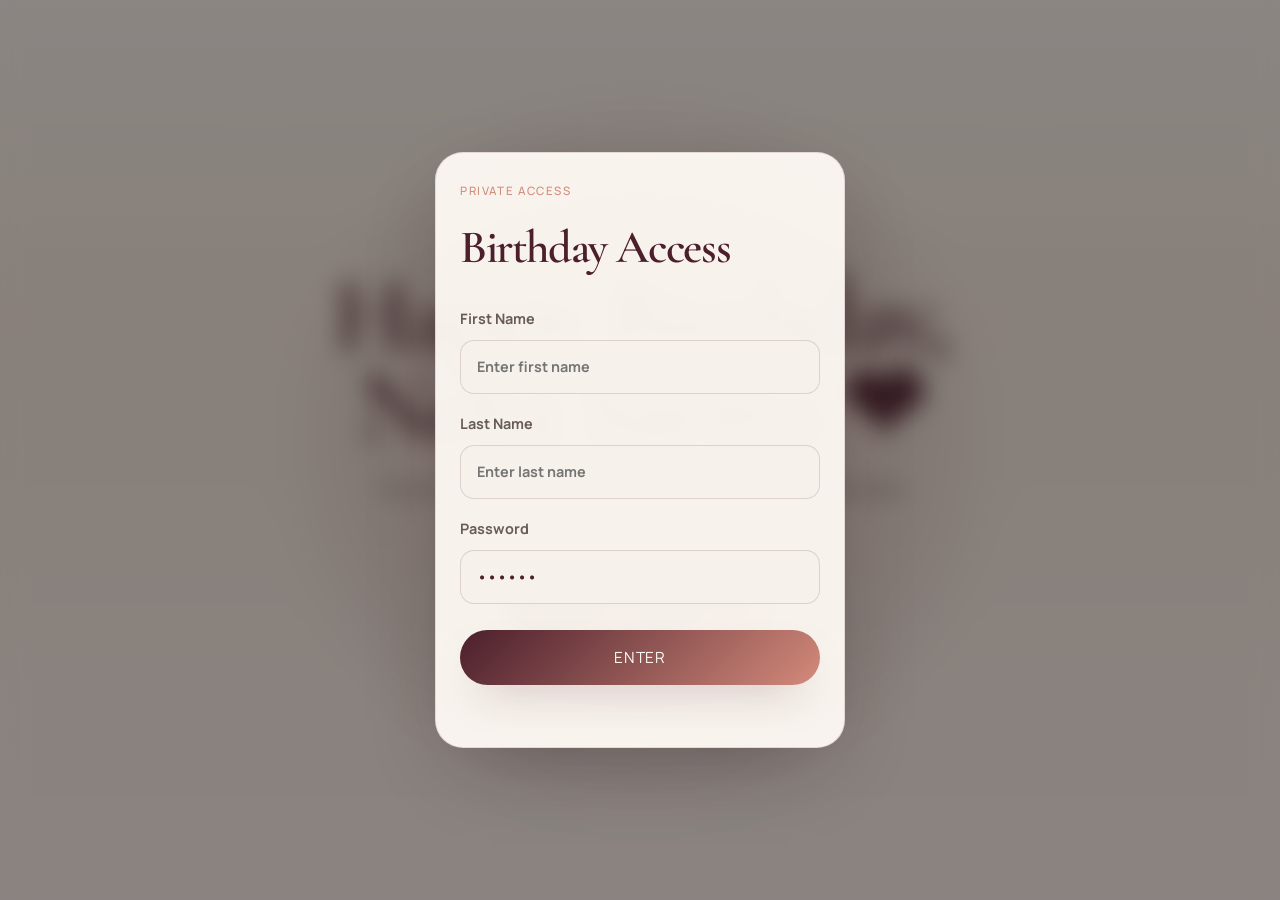
<file: index.html>
<!DOCTYPE html>
<html lang="en">
<head>
  <meta charset="UTF-8" />
  <meta name="viewport" content="width=device-width, initial-scale=1.0" />
  <title>Happy Birthday, Neha Sarma</title>
  <link rel="preconnect" href="https://fonts.googleapis.com">
  <link rel="preconnect" href="https://fonts.gstatic.com" crossorigin>
  <link href="https://fonts.googleapis.com/css2?family=Cormorant+Garamond:wght@400;500;600;700&family=Manrope:wght@400;500;600;700;800&display=swap" rel="stylesheet">
  <link rel="stylesheet" href="style.css" />
</head>
<body class="entry-page">
  <div class="login-shell" id="loginShell">
    <div class="login-card">
      <p class="login-card__eyebrow">Private access</p>
      <h2>Birthday Access</h2>
      <form id="loginForm" class="login-form" novalidate>
        <label><span>First Name</span><input type="text" id="firstNameInput" placeholder="Enter first name" autocomplete="given-name" required /></label>
        <label><span>Last Name</span><input type="text" id="lastNameInput" placeholder="Enter last name" autocomplete="family-name" required /></label>
        <label><span>Password</span><input type="password" id="passwordInput" value="neha19" required /></label>
        <button type="submit" class="btn btn--primary login-button">Enter</button>
        <p id="loginError" class="login-error" aria-live="polite"></p>
      </form>
    </div>
  </div>
  <div class="entry-countdown" id="entryCountdown" aria-live="assertive" aria-atomic="true" hidden>
    <p class="entry-countdown__label">Your birthday surprise begins in</p>
    <strong id="entryCountdownNumber">3</strong>
  </div>
  <main class="page is-active home-screen">
    <div class="hero__glow" aria-hidden="true"></div>
    <div class="hero__content">
      <p class="hero__eyebrow">for you</p>
      <h1 class="hero__title">Happy Birthday, <span>Neha Sarma</span> <span aria-hidden="true">❤</span></h1>
      <p class="hero__subtitle">To the most special girl who makes the world a little more beautiful just by being in it.</p>
      <a class="btn btn--primary" data-next-page="1" href="message.html">Open Your Surprise <span aria-hidden="true">🎁</span></a>
      <p class="page-note">Your private birthday story begins here.</p>
    </div>
  </main>
  <script src="page.js"></script>
  <script>
    document.getElementById('loginForm').addEventListener('submit', (event) => {
      event.preventDefault();
      const firstName = document.getElementById('firstNameInput').value.trim().toLowerCase();
      const lastName = document.getElementById('lastNameInput').value.trim().toLowerCase();
      const password = document.getElementById('passwordInput').value.trim();
      const error = document.getElementById('loginError');

      if (firstName !== 'neha' || lastName !== 'sarma' || password !== 'neha19') {
        error.textContent = 'Wrong first name, last name, or password.';
        return;
      }
      sessionStorage.setItem('birthdayUnlocked', 'true');
      sessionStorage.setItem('birthdayMaxPage', '0');

      const loginShell = document.getElementById('loginShell');
      const entryCountdown = document.getElementById('entryCountdown');
      const entryCountdownNumber = document.getElementById('entryCountdownNumber');
      loginShell.classList.add('hidden');
      entryCountdown.hidden = false;

      let number = 3;
      const countdownTimer = window.setInterval(() => {
        number -= 1;
        if (number === 0) {
          window.clearInterval(countdownTimer);
          entryCountdown.hidden = true;
          return;
        }
        entryCountdownNumber.textContent = String(number);
      }, 1000);
    });
  </script>
</body>
</html>
</file>
<file: style.css>
/* ==========================================================================
   DESIGN TOKENS
   Warm candlelit editorial palette for a romantic keepsake.
   ========================================================================== */
:root {
  --ivory: #f7f1ea;
  --paper: #fffaf5;
  --linen: #e9dcc9;
  --champagne: #d7b06c;
  --rose: #d38a7a;
  --rose-soft: #f0c9b8;
  --burgundy: #4b1f2c;
  --ink: #1f1819;
  --moss: #8b7a65;
  --muted: #695b58;
  --card: rgba(255, 255, 255, 0.52);
  --line: rgba(75, 31, 44, 0.16);
  --shadow-soft: 0 28px 80px -28px rgba(43, 21, 24, 0.38);
  --shadow-card: 0 18px 44px -22px rgba(43, 21, 24, 0.3);
  --radius-lg: 30px;
  --radius-md: 22px;
  --ease: cubic-bezier(0.22, 1, 0.36, 1);
  --scroll: 0;
  --pointer-x: 50%;
  --pointer-y: 50%;

  --font-display: "Cormorant Garamond", Georgia, serif;
  --font-body: "Manrope", "Segoe UI", sans-serif;
}

@media (prefers-reduced-motion: reduce) {
  *, *::before, *::after {
    animation-duration: 0.01ms !important;
    animation-iteration-count: 1 !important;
    transition-duration: 0.01ms !important;
    scroll-behavior: auto !important;
  }
}

/* ==========================================================================
   RESET & BASE
   ========================================================================== */
* { box-sizing: border-box; }
html {
  scroll-behavior: auto;
}

body {
  margin: 0;
  min-height: 100vh;
  background:
    radial-gradient(circle at var(--pointer-x) var(--pointer-y), rgba(211, 138, 122, 0.18), transparent 18%),
    linear-gradient(180deg, #f8f2eb 0%, #f1e6d7 35%, #f7efe9 100%);
  color: var(--burgundy);
  font-family: var(--font-body);
  font-weight: 500;
  line-height: 1.7;
  overflow-x: hidden;
}

body::before {
  content: "";
  position: fixed;
  inset: 0;
  background:
    linear-gradient(rgba(255, 255, 255, 0.18), rgba(255, 255, 255, 0.08)),
    repeating-linear-gradient(
      0deg,
      rgba(75, 31, 44, 0.015),
      rgba(75, 31, 44, 0.015) 1px,
      transparent 1px,
      transparent 5px
    );
  pointer-events: none;
  z-index: 0;
}

.login-shell {
  position: fixed;
  inset: 0;
  z-index: 120;
  display: grid;
  place-items: center;
  background: rgba(31, 24, 25, 0.5);
  backdrop-filter: blur(12px);
  -webkit-backdrop-filter: blur(12px);
}

.login-shell.hidden {
  display: none;
}

.entry-countdown {
  position: fixed;
  inset: 0;
  z-index: 110;
  display: grid;
  place-items: center;
  align-content: center;
  gap: 10px;
  background: rgba(31, 24, 25, 0.94);
  color: var(--paper);
  text-align: center;
}

.entry-countdown[hidden] { display: none; }

.entry-countdown__label {
  margin: 0;
  color: var(--rose-soft);
  font-size: 0.78rem;
  font-weight: 800;
  letter-spacing: 0.14em;
  text-transform: uppercase;
}

.entry-countdown strong {
  font-family: var(--font-display);
  font-size: clamp(8rem, 28vw, 15rem);
  font-weight: 600;
  line-height: 0.8;
  animation: countdown-pulse 1s var(--ease) both;
}

@keyframes countdown-pulse {
  from { opacity: 0; transform: scale(0.65); }
  to { opacity: 1; transform: scale(1); }
}

.login-card {
  width: min(90vw, 410px);
  background: rgba(255, 250, 245, 0.95);
  border: 1px solid rgba(75, 31, 44, 0.12);
  border-radius: 28px;
  box-shadow: var(--shadow-soft);
  padding: 28px 24px 24px;
}

.login-card__eyebrow {
  margin: 0 0 8px;
  font-size: 0.72rem;
  letter-spacing: 0.14em;
  text-transform: uppercase;
  color: var(--rose);
}

.login-card h2 {
  font-size: clamp(2.1rem, 5vw, 2.9rem);
  margin-bottom: 20px;
}

.login-form {
  display: grid;
  gap: 18px;
}

.login-form label {
  display: grid;
  gap: 8px;
  color: var(--muted);
  font-weight: 700;
  font-size: 0.9rem;
}

.login-form input {
  width: 100%;
  border: 1px solid rgba(75, 31, 44, 0.15);
  border-radius: 14px;
  background: rgba(247, 241, 234, 0.9);
  padding: 14px 16px;
  font: inherit;
  color: var(--burgundy);
}

.login-button {
  width: 100%;
  justify-content: center;
  margin-top: 8px;
}

.login-error {
  min-height: 20px;
  margin: 0;
  color: #8f2b36;
  font-size: 0.85rem;
}

h1, h2, h3 {
  font-family: var(--font-display);
  font-weight: 600;
  letter-spacing: -0.03em;
  margin: 0;
  color: var(--burgundy);
}

button {
  font-family: inherit;
  cursor: pointer;
  border: none;
  background: none;
  color: inherit;
}

button:focus-visible,
a:focus-visible,
input:focus-visible {
  outline: 2px solid var(--burgundy);
  outline-offset: 3px;
}

img { max-width: 100%; display: block; }

.main {
  position: relative;
  z-index: 1;
  min-height: 100vh;
  overflow: hidden;
}
.main[hidden] { display: none; }

.page {
  display: none;
  min-height: 100vh;
  animation: page-enter 0.65s var(--ease) both;
}

.page.is-active {
  display: flex;
}

.page:not(.is-active) {
  display: none;
}

.home-screen {
  position: relative;
  align-items: center;
  justify-content: center;
  padding: 28px;
  overflow: hidden;
}

.standalone-page {
  max-width: 1120px;
  margin: 0 auto;
}

.page-kicker,
.page-note {
  color: var(--rose);
  font-size: 0.78rem;
  font-weight: 800;
  letter-spacing: 0.14em;
  text-transform: uppercase;
}

.page-kicker { margin: 0 0 12px; }
.page-note { margin: 24px 0 0; }

@keyframes page-enter {
  from { opacity: 0; transform: translateY(18px); }
  to { opacity: 1; transform: translateY(0); }
}

.page-nav {
  display: flex;
  align-items: center;
  justify-content: space-between;
  gap: 16px;
  width: min(100%, 560px);
  margin: 44px auto 0;
}

.page-nav__button {
  min-width: 132px;
  padding: 12px 18px;
  border: 1px solid rgba(75, 31, 44, 0.2);
  border-radius: 999px;
  color: var(--burgundy);
  background: rgba(255, 250, 245, 0.65);
  font-size: 0.78rem;
  font-weight: 800;
  letter-spacing: 0.08em;
  text-transform: uppercase;
  transition: transform 0.25s var(--ease), background 0.25s var(--ease);
}

.page-nav__button:hover {
  background: var(--paper);
  transform: translateY(-2px);
}

.page-nav__button[hidden] { visibility: hidden; display: block; }

.page-nav__count {
  color: var(--muted);
  font-size: 0.76rem;
  font-weight: 800;
  letter-spacing: 0.12em;
}

/* ==========================================================================
   LOADING SCREEN
   ========================================================================== */
.loader {
  position: fixed;
  inset: 0;
  z-index: 100;
  display: flex;
  flex-direction: column;
  align-items: center;
  justify-content: center;
  gap: 24px;
  background: radial-gradient(circle at top, rgba(215, 176, 108, 0.18), transparent 40%),
    linear-gradient(180deg, #f3eadf 0%, #f8f1ea 100%);
  transition: opacity 0.8s var(--ease), visibility 0.8s var(--ease);
}

.loader.is-hidden {
  opacity: 0;
  visibility: hidden;
  pointer-events: none;
}

.loader__heart {
  width: 62px;
  height: 58px;
  animation: heartbeat 1.2s ease-in-out infinite;
}

.heart-svg {
  width: 100%;
  height: 100%;
  fill: var(--burgundy);
  filter: drop-shadow(0 10px 24px rgba(75, 31, 44, 0.25));
}

@keyframes heartbeat {
  0%, 100% { transform: scale(1); }
  20% { transform: scale(1.12); }
  40% { transform: scale(0.96); }
  60% { transform: scale(1.08); }
}

.loader__text {
  font-family: var(--font-display);
  font-style: italic;
  font-size: clamp(1.2rem, 2.6vw, 1.7rem);
  color: var(--muted);
}

/* ==========================================================================
   BACKGROUND REFINED
   ========================================================================== */
.bg-hearts, .bg-petals {
  position: fixed;
  inset: 0;
  z-index: 0;
  pointer-events: none;
  overflow: hidden;
}

.bg-heart {
  position: absolute;
  bottom: -12%;
  color: rgba(75, 31, 44, 0.32);
  animation-name: float-up;
  animation-timing-function: linear;
  animation-iteration-count: infinite;
}

.bg-petal {
  position: absolute;
  top: -8%;
  background: rgba(211, 138, 122, 0.28);
  border-radius: 0 100% 0 100%;
  animation-name: petal-fall;
  animation-timing-function: linear;
  animation-iteration-count: infinite;
}

@keyframes float-up {
  0% { transform: translateY(0) translateX(0) rotate(0deg); opacity: 0; }
  15% { opacity: 0.38; }
  90% { opacity: 0.3; }
  100% { transform: translateY(-110vh) translateX(18px) rotate(24deg); opacity: 0; }
}

@keyframes petal-fall {
  0% { transform: translateY(0) translateX(0) rotate(0deg); opacity: 0; }
  15% { opacity: 0.42; }
  90% { opacity: 0.34; }
  100% { transform: translateY(110vh) translateX(-36px) rotate(200deg); opacity: 0; }
}

/* ==========================================================================
   BUTTONS
   ========================================================================== */
.btn {
  display: inline-flex;
  align-items: center;
  gap: 10px;
  padding: 17px 34px;
  border-radius: 999px;
  font-size: 0.96rem;
  letter-spacing: 0.04em;
  text-transform: uppercase;
  transition: transform 0.35s var(--ease), box-shadow 0.35s var(--ease), background 0.35s var(--ease);
  will-change: transform;
}

.btn--primary {
  background: linear-gradient(135deg, var(--burgundy), var(--rose));
  color: var(--paper);
  box-shadow: 0 20px 44px -22px rgba(75, 31, 44, 0.56);
}

.btn--primary:hover {
  transform: translateY(-2px) scale(1.01);
  box-shadow: 0 24px 54px -22px rgba(75, 31, 44, 0.64);
}

/* ==========================================================================
   SECTION SHELL
   ========================================================================== */
.section {
  position: relative;
  min-height: 100vh;
  display: flex;
  flex-direction: column;
  justify-content: center;
  padding: 120px 24px;
  max-width: 1120px;
  margin: 0 auto;
  text-align: left;
  scroll-snap-align: start;
  scroll-snap-stop: always;
}

.section__title {
  font-size: clamp(2.2rem, 5vw, 3rem);
  margin-bottom: 42px;
  color: var(--burgundy);
  line-height: 0.95;
}

.reveal {
  opacity: 0;
  transform: translate3d(0, 56px, 0) scale(0.985);
  transition: opacity 0.9s var(--ease), transform 0.9s var(--ease);
}

.reveal.is-visible {
  opacity: 1;
  transform: translate3d(0, 0, 0) scale(1);
}

/* ==========================================================================
   HERO
   ========================================================================== */
.hero {
  position: relative;
  min-height: 100vh;
  display: grid;
  place-items: center;
  padding: 28px 28px 56px;
  overflow: hidden;
  scroll-snap-align: start;
  scroll-snap-stop: always;
}

.hero__glow {
  position: absolute;
  width: min(82vw, 720px);
  height: min(82vw, 720px);
  border-radius: 50%;
  background: radial-gradient(circle, rgba(215, 176, 108, 0.45) 0%, rgba(211, 138, 122, 0.22) 30%, rgba(75, 31, 44, 0.08) 55%, transparent 72%);
  filter: blur(16px);
  animation: glow-pulse 6s ease-in-out infinite;
  z-index: 0;
  transform: translateY(calc(var(--scroll) * -12px));
}

@keyframes glow-pulse {
  0%, 100% { transform: scale(0.98); opacity: 0.82; }
  50% { transform: scale(1.06); opacity: 1; }
}

.hero__content {
  position: relative;
  z-index: 1;
  max-width: 760px;
  text-align: center;
  padding: clamp(24px, 2vw, 30px);
}

.hero__eyebrow {
  font-family: var(--font-display);
  font-style: italic;
  font-size: clamp(1.1rem, 2vw, 1.5rem);
  color: var(--rose);
  margin: 0 0 10px;
}

.hero__title {
  font-size: clamp(3rem, 8vw, 7rem);
  color: var(--burgundy);
  line-height: 0.9;
  margin-bottom: 18px;
  text-shadow: 0 8px 26px rgba(75, 31, 44, 0.08);
}

.hero__subtitle {
  font-size: clamp(1rem, 2vw, 1.25rem);
  line-height: 1.8;
  color: var(--muted);
  max-width: 540px;
  margin: 0 auto 34px;
}

.hero__scroll-hint {
  position: absolute;
  bottom: 34px;
  left: 50%;
  width: 1px;
  height: 56px;
  background: linear-gradient(180deg, rgba(75, 31, 44, 0), rgba(75, 31, 44, 0.75), rgba(75, 31, 44, 0));
  transform: translateX(-50%);
}

/* ==========================================================================
   MESSAGE SECTION: editorial split
   ========================================================================== */
.message-section {
  display: grid;
  grid-template-columns: 1.2fr 0.8fr;
  gap: clamp(18px, 3vw, 36px);
  align-items: center;
}

.letter-card {
  position: relative;
  background: rgba(255, 255, 255, 0.54);
  border: 1px solid var(--line);
  border-radius: var(--radius-lg);
  padding: clamp(28px, 5vw, 58px);
  box-shadow: var(--shadow-soft);
  backdrop-filter: blur(10px);
  -webkit-backdrop-filter: blur(10px);
}

.letter-card::before {
  content: "“";
  position: absolute;
  top: 14px;
  right: 26px;
  font-family: var(--font-display);
  font-size: clamp(4rem, 8vw, 6rem);
  line-height: 1;
  color: rgba(211, 138, 122, 0.2);
}

.letter-card__text {
  font-family: var(--font-display);
  font-size: clamp(1.2rem, 2vw, 1.7rem);
  line-height: 1.5;
  color: var(--burgundy);
  white-space: pre-line;
  margin: 0;
}

.message-aside {
  display: grid;
  gap: 18px;
}

.message-aside__meta {
  background: rgba(75, 31, 44, 0.94);
  color: var(--paper);
  border-radius: var(--radius-md);
  padding: 22px 22px 18px;
  box-shadow: var(--shadow-card);
}

.message-aside__meta p {
  margin: 0;
  font-size: 0.8rem;
  letter-spacing: 0.13em;
  text-transform: uppercase;
  opacity: 0.8;
}

.message-aside__meta strong {
  display: block;
  margin-top: 8px;
  font-family: var(--font-display);
  font-size: clamp(2rem, 4vw, 2.8rem);
  letter-spacing: -0.04em;
  font-weight: 600;
}

/* ==========================================================================
   GALLERY: editorial asymmetry
   ========================================================================== */
.gallery {
  display: grid;
  grid-template-columns: repeat(3, minmax(0, 1fr));
  gap: 22px;
}

.gallery__item {
  position: relative;
  border-radius: var(--radius-md);
  overflow: hidden;
  box-shadow: var(--shadow-card);
  aspect-ratio: 4 / 5;
  display: block;
  width: 100%;
  padding: 0;
  transform: perspective(1200px) rotateX(0deg) rotateY(0deg) translateY(0);
  transition: transform 0.45s var(--ease), box-shadow 0.45s var(--ease), filter 0.45s var(--ease);
  will-change: transform;
}

.gallery__item:nth-child(odd) {
  transform: translateY(18px);
}

.gallery__item:nth-child(3n + 2) {
  transform: translateY(-16px);
}

.gallery__item:hover,
.gallery__item:focus-visible {
  transform: translateY(-8px) scale(1.02);
  box-shadow: 0 30px 52px -18px rgba(75, 31, 44, 0.28);
}

.gallery__item img {
  width: 100%;
  height: 100%;
  object-fit: cover;
  transition: transform 0.7s var(--ease), filter 0.7s var(--ease);
}

.gallery__item:hover img {
  transform: scale(1.06);
  filter: saturate(1.08);
}

.gallery__item--placeholder {
  background: linear-gradient(145deg, rgba(211, 138, 122, 0.95), rgba(75, 31, 44, 0.8));
}
.gallery__item--placeholder img { visibility: hidden; }
.gallery__item--placeholder::before {
  content: "❤";
  position: absolute;
  inset: 0;
  display: flex;
  align-items: center;
  justify-content: center;
  font-size: 2.8rem;
  color: rgba(255, 255, 255, 0.86);
}

.gallery__caption {
  position: absolute;
  left: 0; right: 0; bottom: 0;
  padding: 18px 16px 14px;
  background: linear-gradient(180deg, transparent, rgba(32, 24, 25, 0.76));
  color: var(--paper);
  font-size: 0.92rem;
  text-align: left;
}

.lightbox {
  position: fixed;
  inset: 0;
  z-index: 90;
  background: rgba(28, 20, 22, 0.82);
  display: flex;
  align-items: center;
  justify-content: center;
  padding: 24px;
}

.lightbox[hidden] { display: none; }

.lightbox__figure {
  max-width: min(88vw, 760px);
  margin: 0;
  text-align: center;
}

.lightbox__figure img {
  max-height: 76vh;
  border-radius: var(--radius-md);
  margin: 0 auto;
  box-shadow: var(--shadow-soft);
}

.lightbox__figure figcaption {
  color: var(--paper);
  font-family: var(--font-display);
  font-style: italic;
  margin-top: 16px;
  font-size: 1.2rem;
}

.lightbox__close {
  position: absolute;
  top: 22px;
  right: 28px;
  font-size: 2.2rem;
  color: rgba(255, 255, 255, 0.9);
  line-height: 1;
}

/* ==========================================================================
   WHY YOU ARE SPECIAL
   ========================================================================== */
.why-grid {
  display: grid;
  grid-template-columns: repeat(4, minmax(0, 1fr));
  gap: 22px;
}

.why-card {
  background: rgba(255, 255, 255, 0.5);
  border: 1px solid var(--line);
  border-radius: var(--radius-md);
  padding: 32px 22px;
  box-shadow: var(--shadow-card);
  transition: transform 0.35s var(--ease), box-shadow 0.35s var(--ease), border-color 0.35s var(--ease);
}

.why-card:nth-child(even) {
  transform: translateY(10px);
}

.why-card:hover {
  transform: translateY(-8px);
  box-shadow: 0 22px 44px -16px rgba(75, 31, 44, 0.24);
  border-color: rgba(211, 138, 122, 0.32);
}

.why-card__icon {
  font-size: 1.9rem;
  display: block;
  margin-bottom: 14px;
}

.why-card__title {
  font-size: 1.45rem;
  margin-bottom: 10px;
  color: var(--burgundy);
}

.why-card__text {
  font-size: 0.95rem;
  color: var(--muted);
  margin: 0;
}

/* ==========================================================================
   COUNTDOWN
   ========================================================================== */
.countdown {
  display: flex;
  justify-content: flex-start;
  flex-wrap: wrap;
  gap: 18px;
  margin-top: 10px;
}

.countdown__unit {
  background: rgba(255, 255, 255, 0.5);
  border: 1px solid var(--line);
  border-radius: var(--radius-md);
  padding: 20px 18px 16px;
  min-width: 104px;
  box-shadow: var(--shadow-card);
}

.countdown__value {
  display: block;
  font-family: var(--font-display);
  font-size: clamp(2rem, 4vw, 2.8rem);
  color: var(--burgundy);
  line-height: 1;
}

.countdown__label {
  font-size: 0.72rem;
  letter-spacing: 0.12em;
  text-transform: uppercase;
  color: var(--muted);
}

.countdown__done {
  font-family: var(--font-display);
  font-size: clamp(2.2rem, 5vw, 3rem);
  color: var(--rose);
  margin-top: 24px;
  animation: heartbeat 1.3s ease-in-out infinite;
}

/* ==========================================================================
   GIFT
   ========================================================================== */
.surprise__teaser {
  font-family: var(--font-display);
  font-style: italic;
  font-size: 1.5rem;
  color: var(--muted);
  margin-bottom: 30px;
}

.gift {
  display: inline-flex;
  flex-direction: column;
  align-items: center;
  gap: 18px;
}

.gift__box {
  position: relative;
  width: 128px;
  height: 104px;
  display: block;
}

.gift__base {
  position: absolute;
  left: 0;
  right: 0;
  bottom: 0;
  height: 68px;
  background: linear-gradient(135deg, var(--rose), var(--burgundy));
  border-radius: 12px;
  box-shadow: var(--shadow-card);
}

.gift__lid {
  position: absolute;
  left: 0;
  right: 0;
  top: 22px;
  height: 26px;
  background: linear-gradient(135deg, rgba(75, 31, 44, 0.95), rgba(211, 138, 122, 0.85));
  border-radius: 10px;
  transform-origin: center center;
  transition: transform 0.7s var(--ease), opacity 0.7s var(--ease);
}

.gift__ribbon {
  position: absolute;
  left: 50%;
  top: 10px;
  width: 16px;
  height: 84px;
  background: linear-gradient(180deg, var(--champagne), #f7ddab);
  transform: translateX(-50%);
  border-radius: 20px;
}

.gift.is-open .gift__lid {
  transform: rotate(-105deg) translateY(-10px);
  opacity: 0;
}

.gift__label {
  font-size: 0.92rem;
  letter-spacing: 0.08em;
  text-transform: uppercase;
  color: var(--burgundy);
  background: rgba(255, 255, 255, 0.52);
  border: 1px solid var(--line);
  padding: 12px 26px;
  border-radius: 999px;
  transition: transform 0.3s var(--ease), background 0.3s var(--ease);
}

.gift:hover .gift__label {
  transform: translateY(-2px);
  background: rgba(255, 255, 255, 0.7);
}

.gift-message {
  max-width: 640px;
  margin: 34px auto 0;
  background: rgba(255, 255, 255, 0.54);
  border: 1px solid var(--line);
  border-radius: var(--radius-lg);
  padding: clamp(26px, 5vw, 42px);
  box-shadow: var(--shadow-soft);
}

.gift-message[hidden] { display: none; }

.gift-message p {
  margin: 0;
  white-space: pre-line;
  color: var(--burgundy);
  font-family: var(--font-display);
  font-size: clamp(1.24rem, 2vw, 1.7rem);
  line-height: 1.5;
  font-style: italic;
}

/* ==========================================================================
   MUSIC PLAYER
   ========================================================================== */
.player {
  display: flex;
  align-items: center;
  gap: 22px;
  max-width: 540px;
  margin: 0 auto;
  background: rgba(255, 255, 255, 0.52);
  border: 1px solid var(--line);
  border-radius: var(--radius-lg);
  padding: 22px 24px;
  box-shadow: var(--shadow-soft);
  text-align: left;
}

.player__toggle {
  flex-shrink: 0;
  width: 60px;
  height: 60px;
  border-radius: 50%;
  background: linear-gradient(135deg, var(--burgundy), var(--rose));
  display: flex;
  align-items: center;
  justify-content: center;
  box-shadow: 0 18px 36px -18px rgba(75, 31, 44, 0.64);
}

.icon { width: 22px; height: 22px; fill: var(--paper); }
.icon[hidden] { display: none; }

.player__body { flex: 1; min-width: 0; }

.player__title {
  margin: 0 0 10px;
  font-family: var(--font-display);
  font-size: 1.3rem;
  color: var(--burgundy);
}

.player__bars {
  display: flex;
  align-items: flex-end;
  gap: 4px;
  height: 28px;
  margin-bottom: 10px;
}

.player__bars span {
  width: 5px;
  height: 20%;
  background: linear-gradient(180deg, var(--rose), var(--champagne));
  border-radius: 999px;
  transition: height 0.16s ease;
}

.player__progress input[type="range"] {
  width: 100%;
  accent-color: var(--burgundy);
}

.player__time {
  display: flex;
  justify-content: space-between;
  font-size: 0.78rem;
  color: var(--muted);
}

/* ==========================================================================
   FINAL SECTION
   ========================================================================== */
.final-section {
  padding-top: 160px;
  padding-bottom: 120px;
}

.final__title {
  font-size: clamp(2.3rem, 6vw, 4rem);
  color: var(--burgundy);
  margin-bottom: 18px;
}

.final__text {
  font-size: clamp(1.08rem, 2vw, 1.5rem);
  color: var(--muted);
  font-family: var(--font-display);
  font-style: italic;
}

.final__signature {
  margin-top: 26px;
  font-size: 1.2rem;
  color: var(--rose);
}

/* ==========================================================================
   FOOTER
   ========================================================================== */
.footer {
  min-height: 40vh;
  display: grid;
  place-items: center;
  text-align: center;
  padding: 32px 24px 64px;
  font-size: 0.9rem;
  color: var(--muted);
  scroll-snap-align: start;
}

/* ==========================================================================
   CONFETTI
   ========================================================================== */
.confetti-canvas {
  position: fixed;
  inset: 0;
  z-index: 80;
  pointer-events: none;
}

/* ==========================================================================
   CLICK-HINT
   ========================================================================== */
.click-hint {
  position: fixed;
  bottom: 20px;
  right: 22px;
  z-index: 6;
  font-family: var(--font-display);
  font-style: italic;
  font-size: 0.95rem;
  color: var(--burgundy);
  background: rgba(255, 255, 255, 0.58);
  backdrop-filter: blur(10px);
  border: 1px solid rgba(75, 31, 44, 0.1);
  border-radius: 999px;
  padding: 8px 14px;
  opacity: 0.9;
  pointer-events: none;
}

@media (max-width: 1024px) {
  .section {
    max-width: 760px;
    padding-top: 100px;
    padding-bottom: 100px;
  }

  .message-section {
    grid-template-columns: 1fr;
  }

  .why-grid {
    grid-template-columns: repeat(2, minmax(0, 1fr));
  }

  .gallery {
    grid-template-columns: repeat(2, minmax(0, 1fr));
  }

  .countdown {
    justify-content: center;
  }
}

@media (max-width: 768px) {
  .hero {
    min-height: 88vh;
    padding: 20px 16px 36px;
  }

  .hero__title {
    font-size: clamp(2.5rem, 14vw, 4.5rem);
  }

  .btn {
    width: 100%;
    justify-content: center;
  }

  .player {
    width: 100%;
    max-width: 100%;
    flex-direction: column;
    align-items: flex-start;
  }

  .player__toggle {
    align-self: center;
  }

  .gift__label {
    font-size: 0.8rem;
    letter-spacing: 0.06em;
  }
}

@media (max-width: 640px) {
  .click-hint { display: none; }
  .section { padding: 80px 16px; }
  .section__title {
    font-size: clamp(1.9rem, 10vw, 2.5rem);
    margin-bottom: 28px;
  }
  .gallery {
    grid-template-columns: 1fr;
    gap: 18px;
  }
  .why-grid {
    grid-template-columns: 1fr;
    gap: 18px;
  }
  .countdown {
    justify-content: stretch;
    gap: 12px;
  }
  .countdown__unit {
    flex: 1 1 calc(50% - 12px);
    min-width: 0;
  }
  .player {
    padding: 18px 18px;
  }
  .player__title {
    font-size: 1.1rem;
  }
  .final__title {
    font-size: clamp(2.1rem, 12vw, 3rem);
  }
  .login-card {
    width: min(92vw, 360px);
    padding: 22px 18px 20px;
  }
}

@media (max-width: 420px) {
  .hero__eyebrow {
    font-size: 1rem;
  }

  .hero__subtitle {
    font-size: 0.96rem;
  }

  .letter-card__text,
  .gift-message p {
    font-size: 1.08rem;
  }

  .countdown__unit {
    flex-basis: 100%;
  }

  .gift__box {
    width: 108px;
    height: 90px;
  }

  .gift__label {
    padding-inline: 18px;
  }
}
</file>
